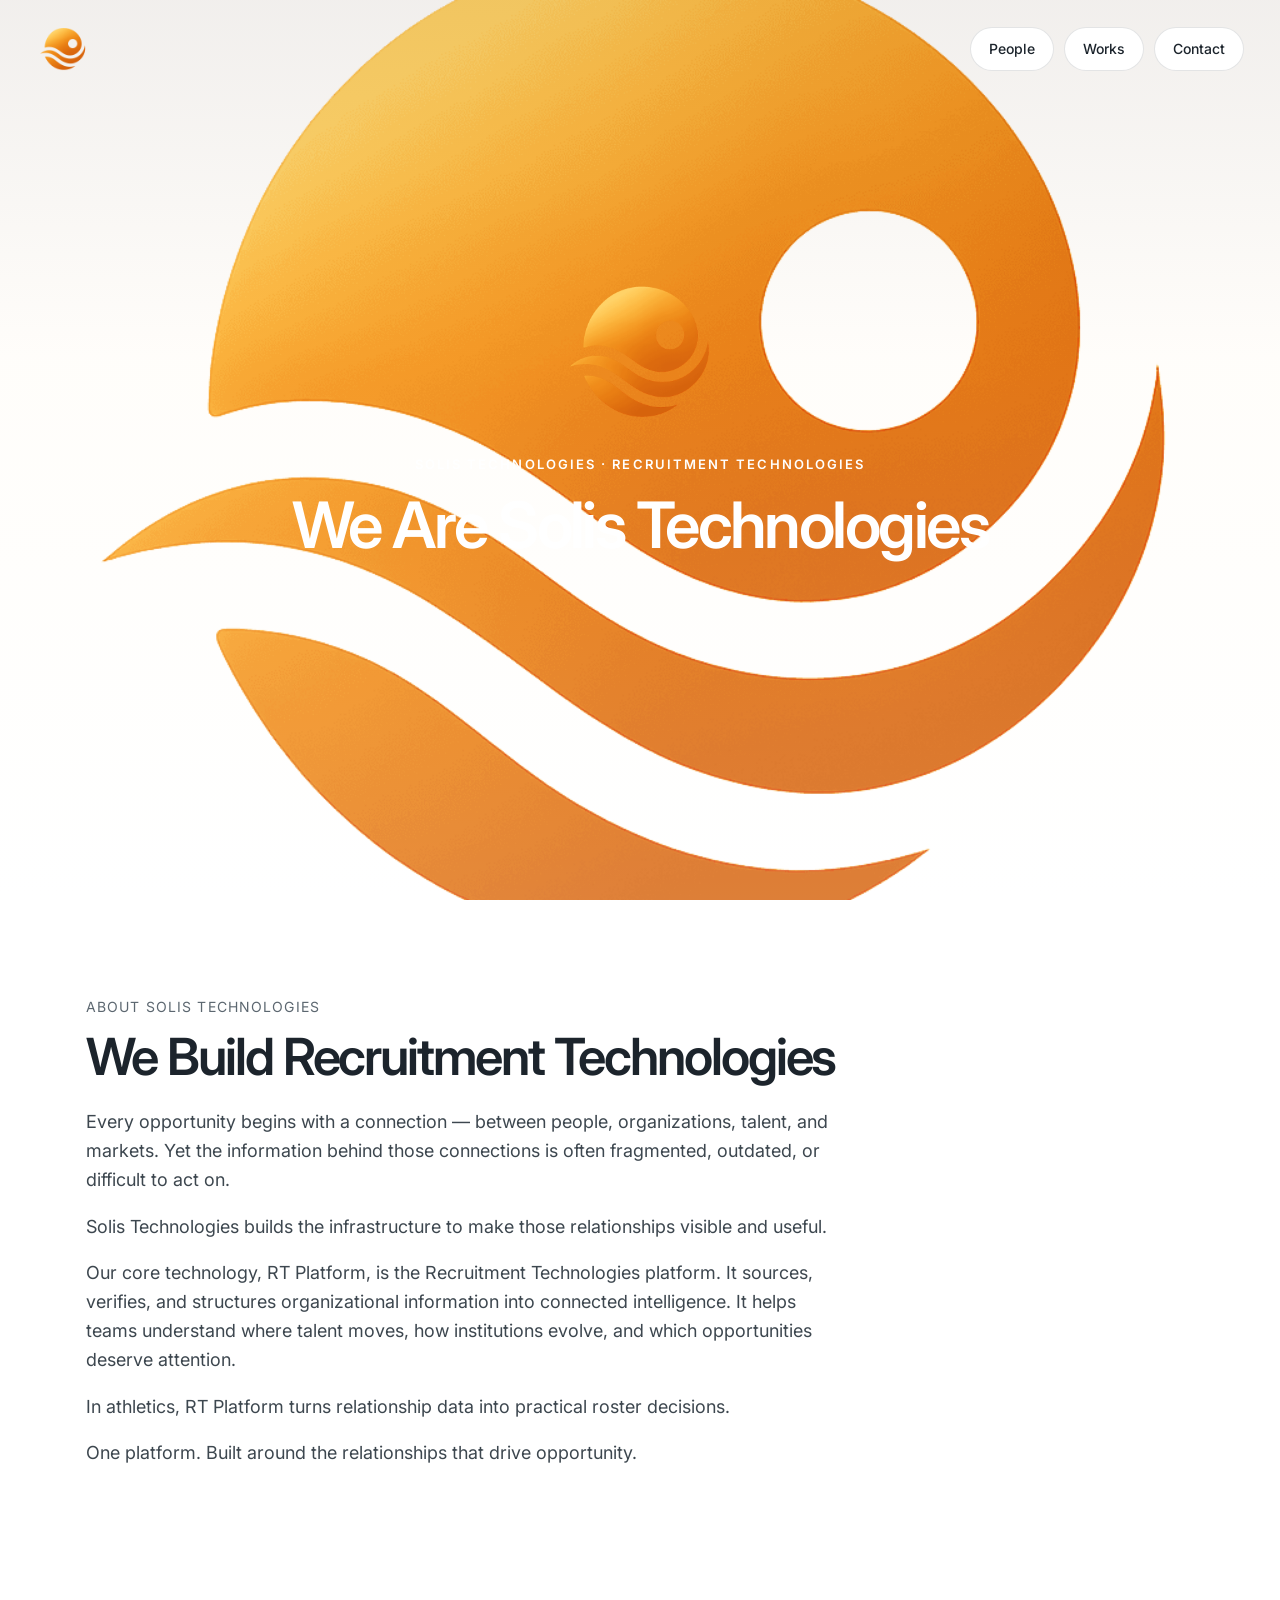
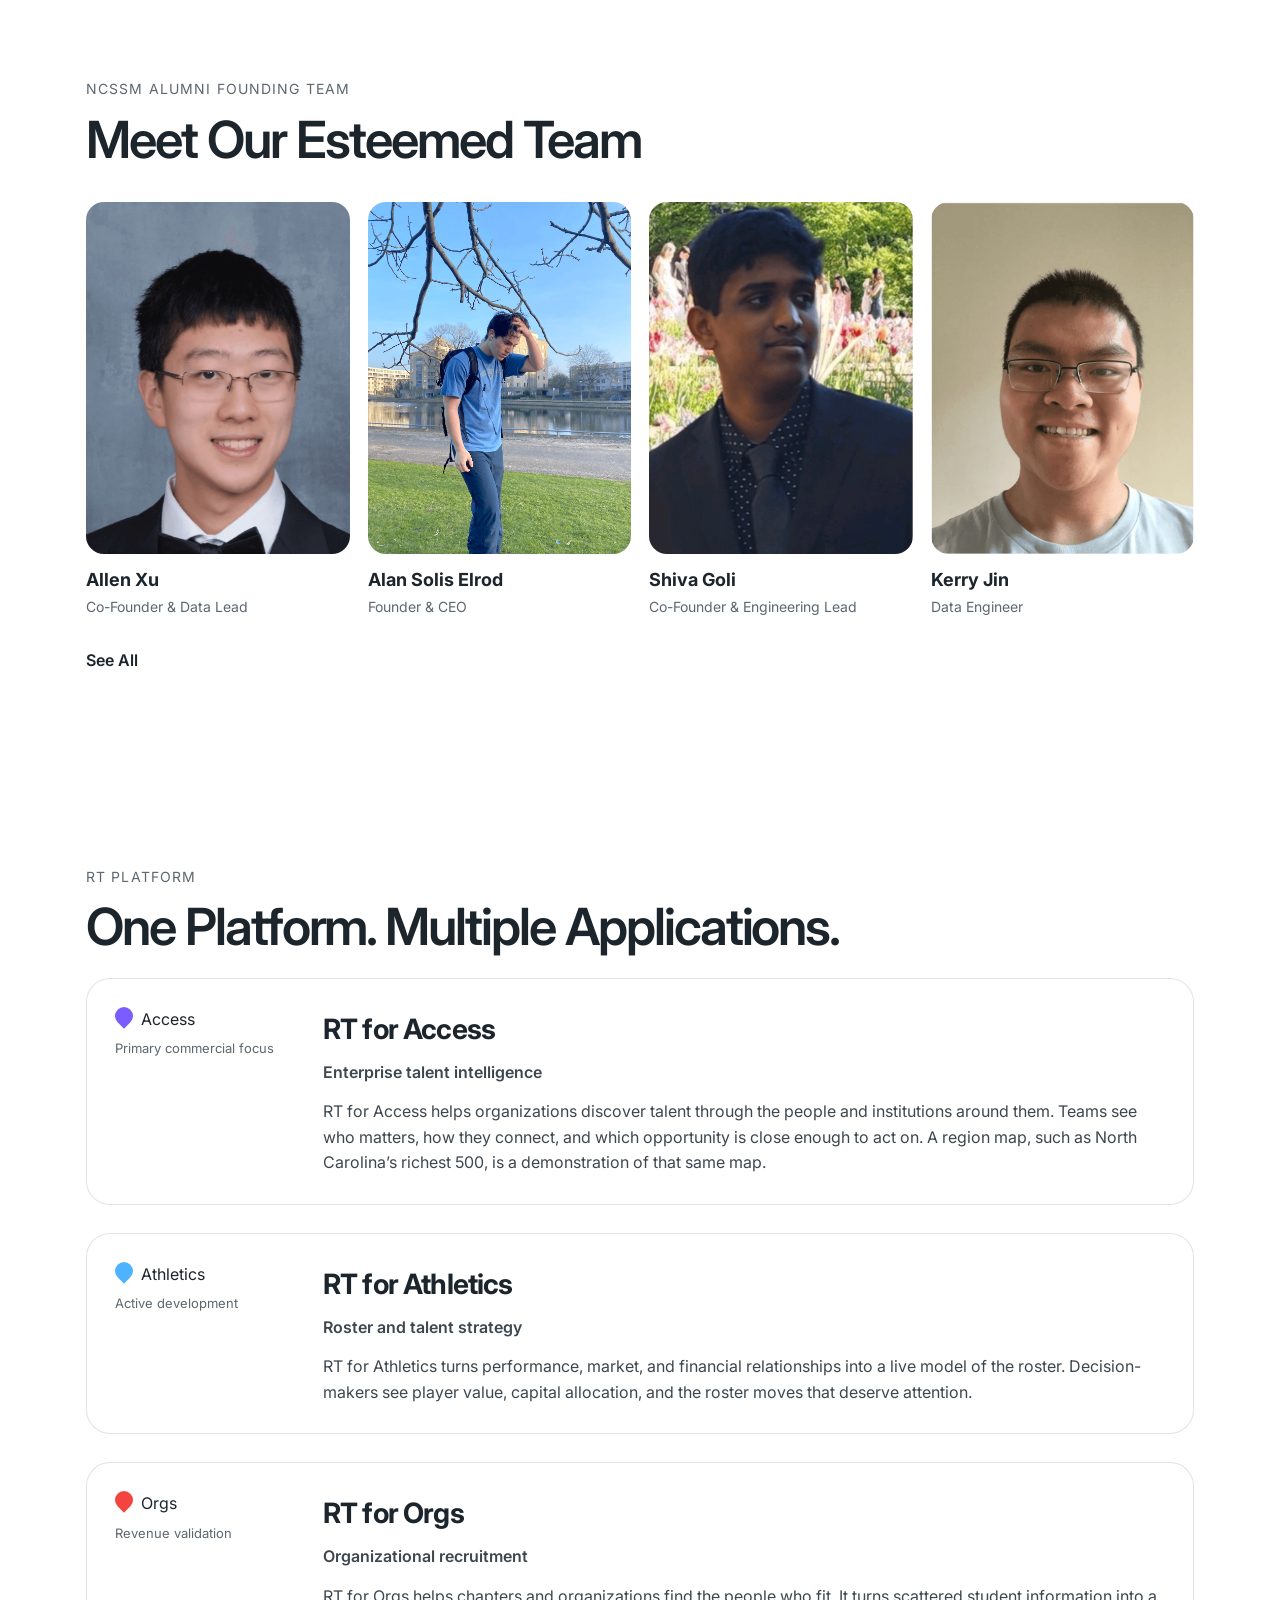
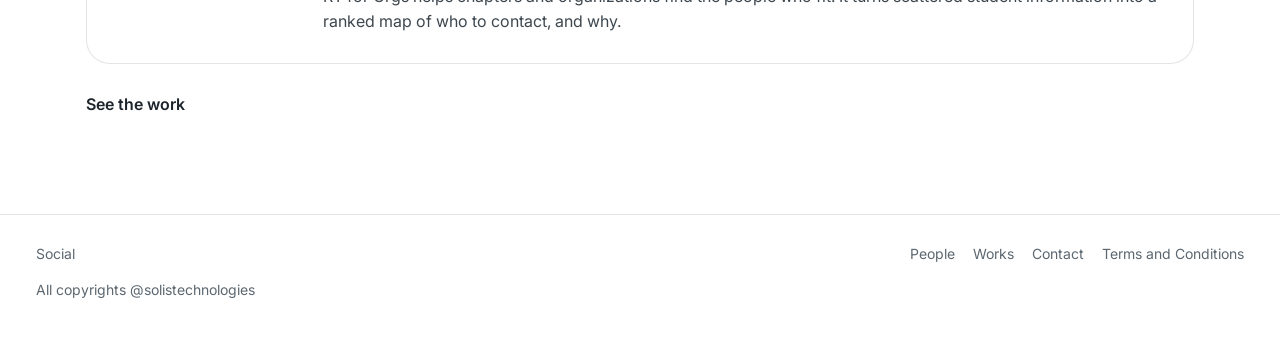
<file: index.html>
<!DOCTYPE html>
<html lang="en">
<head>
  <!-- Google tag (gtag.js) -->
  <script async src="https://www.googletagmanager.com/gtag/js?id=G-RE36YZZMXG"></script>
  <script>
    window.dataLayer = window.dataLayer || [];
    function gtag(){dataLayer.push(arguments);}
    gtag('js', new Date());

    gtag('config', 'G-RE36YZZMXG');
  </script>
  <meta charset="utf-8">
  <meta name="viewport" content="width=device-width, initial-scale=1">
  <title>Solis Technologies — Recruitment Technologies</title>
  <meta name="description" content="Solis Technologies builds Recruitment Technologies. RT Platform is the infrastructure that helps organizations understand people, institutions, and the connections between them.">
  <meta property="og:type" content="website">
  <meta property="og:site_name" content="Solis Technologies">
  <meta property="og:title" content="Solis Technologies — Recruitment Technologies">
  <meta property="og:description" content="Solis Technologies builds Recruitment Technologies. RT Platform is the infrastructure that helps organizations understand people, institutions, and the connections between them.">
  <meta property="og:url" content="https://solis-technologies.com/">
  <meta name="twitter:card" content="summary">
  <meta name="twitter:title" content="Solis Technologies — Recruitment Technologies">
  <meta name="twitter:description" content="Solis Technologies builds Recruitment Technologies. RT Platform is the infrastructure that helps organizations understand people, institutions, and the connections between them.">
  <link rel="icon" href="assets/media/favicon.png">
  <link rel="preconnect" href="https://fonts.googleapis.com">
  <link rel="preconnect" href="https://fonts.gstatic.com" crossorigin>
  <link href="https://fonts.googleapis.com/css2?family=Inter:wght@400;500;600;700&display=swap" rel="stylesheet">
  <link rel="stylesheet" href="assets/css/site.css?v=12">
</head>
<body>
  <nav class="site-nav">
    <a class="logo" href="./"><img src="assets/media/logo.png" alt="Solis Technologies"></a>
    <button class="nav-toggle" type="button" aria-expanded="false" aria-controls="nav-links">Menu</button>
    <div class="nav-links" id="nav-links">
      <a href="people/">People</a>
      <a href="works/">Works</a>
      <a href="contact/">Contact</a>
    </div>
  </nav>

  <header class="hero">
    <video autoplay muted loop playsinline poster="assets/media/logo.png">
      <source src="assets/media/hero.mp4" type="video/mp4">
    </video>
    <div class="hero-shade"></div>
    <div class="hero-copy">
      <img class="hero-mark" src="assets/media/logo.png" alt="">
      <p class="hero-category">Solis Technologies · Recruitment Technologies</p>
      <h1 id="hero-slogan">We Are Solis Technologies</h1>
    </div>
  </header>

  <section class="section" id="about">
    <p class="eyebrow">About Solis Technologies</p>
    <h2>We Build Recruitment Technologies</h2>
    <div class="prose">
      <p>Every opportunity begins with a connection — between people, organizations, talent, and markets. Yet the information behind those connections is often fragmented, outdated, or difficult to act on.</p>
      <p>Solis Technologies builds the infrastructure to make those relationships visible and useful.</p>
      <p>Our core technology, RT Platform, is the Recruitment Technologies platform. It sources, verifies, and structures organizational information into connected intelligence. It helps teams understand where talent moves, how institutions evolve, and which opportunities deserve attention.</p>
      <p>In athletics, RT Platform turns relationship data into practical roster decisions.</p>
      <p>One platform. Built around the relationships that drive opportunity.</p>
    </div>
  </section>

  <section class="section">
    <p class="eyebrow">NCSSM alumni founding team</p>
    <h2>Meet Our Esteemed Team</h2>
    <div class="team-row">
      <a class="person" href="people/">
        <img src="assets/media/team-1.png" alt="Allen Xu">
        <strong>Allen Xu</strong>
        <span>Co-Founder &amp; Data Lead</span>
      </a>
      <a class="person" href="people/">
        <img src="assets/media/team-2.png" alt="Alan Solis Elrod">
        <strong>Alan Solis Elrod</strong>
        <span>Founder &amp; CEO</span>
      </a>
      <a class="person" href="people/">
        <img src="assets/media/team-3.png" alt="Shiva Goli">
        <strong>Shiva Goli</strong>
        <span>Co-Founder &amp; Engineering Lead</span>
      </a>
      <a class="person" href="people/">
        <img src="assets/media/team-4.png" alt="Kerry Jin">
        <strong>Kerry Jin</strong>
        <span>Data Engineer</span>
      </a>
    </div>
    <a class="see-all" href="people/">See All</a>
  </section>

  <section class="section">
    <p class="eyebrow">RT Platform</p>
    <h2>One Platform. Multiple Applications.</h2>
    <div class="work-list">
      <a class="work-card" href="https://rt4access.com" target="_blank" rel="noopener">
        <div><span class="pin purple"></span>Access<span class="work-status">Primary commercial focus</span></div>
        <div>
          <h3>RT for Access</h3>
          <p class="work-focus">Enterprise talent intelligence</p>
          <p>RT for Access helps organizations discover talent through the people and institutions around them. Teams see who matters, how they connect, and which opportunity is close enough to act on. A region map, such as North Carolina’s richest 500, is a demonstration of that same map.</p>
        </div>
      </a>
      <a class="work-card" href="https://rt4athletics.com" target="_blank" rel="noopener">
        <div><span class="pin blue"></span>Athletics<span class="work-status">Active development</span></div>
        <div>
          <h3>RT for Athletics</h3>
          <p class="work-focus">Roster and talent strategy</p>
          <p>RT for Athletics turns performance, market, and financial relationships into a live model of the roster. Decision-makers see player value, capital allocation, and the roster moves that deserve attention.</p>
        </div>
      </a>
      <a class="work-card" href="https://rt4orgs.com" target="_blank" rel="noopener">
        <div><span class="pin red"></span>Orgs<span class="work-status">Revenue validation</span></div>
        <div>
          <h3>RT for Orgs</h3>
          <p class="work-focus">Organizational recruitment</p>
          <p>RT for Orgs helps chapters and organizations find the people who fit. It turns scattered student information into a ranked map of who to contact, and why.</p>
        </div>
      </a>
    </div>
    <a class="see-all" href="works/">See the work</a>
  </section>

  <footer class="site-footer">
    <div>
      <a href="https://www.instagram.com/solisconsulting/" target="_blank" rel="noopener">Social</a>
      <p>All copyrights @solistechnologies</p>
    </div>
    <nav>
      <a href="people/">People</a>
      <a href="works/">Works</a>
      <a href="contact/">Contact</a>
      <a href="terms/">Terms and Conditions</a>
    </nav>
  </footer>
  <script src="assets/js/site.js?v=6"></script>
</body>
</html>
</file>
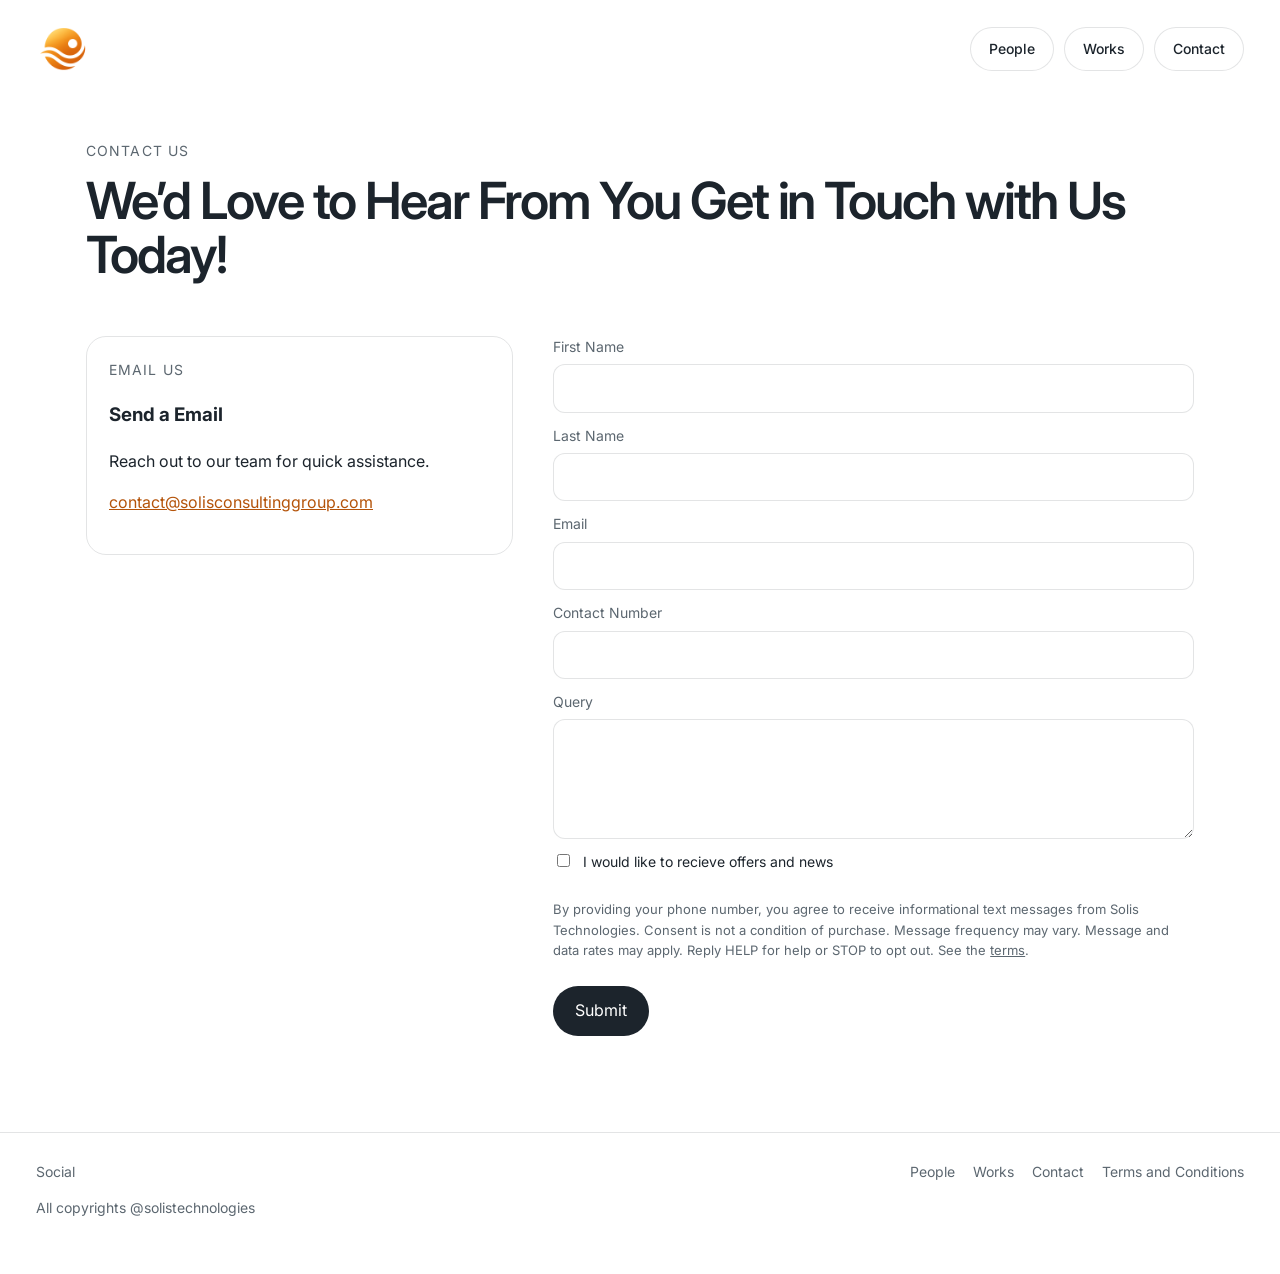
<file: contact/index.html>
<!DOCTYPE html>
<html lang="en">
<head>
  <!-- Google tag (gtag.js) -->
  <script async src="https://www.googletagmanager.com/gtag/js?id=G-RE36YZZMXG"></script>
  <script>
    window.dataLayer = window.dataLayer || [];
    function gtag(){dataLayer.push(arguments);}
    gtag('js', new Date());

    gtag('config', 'G-RE36YZZMXG');
  </script>
  <meta charset="utf-8">
  <meta name="viewport" content="width=device-width, initial-scale=1">
  <title>Contact — Solis Technologies</title>
  <meta name="description" content="Contact Solis Technologies.">
  <meta property="og:type" content="website">
  <meta property="og:site_name" content="Solis Technologies">
  <meta property="og:title" content="Contact — Solis Technologies">
  <meta property="og:description" content="Contact Solis Technologies.">
  <meta property="og:url" content="https://solis-technologies.com/contact/">
  <meta name="twitter:card" content="summary">
  <meta name="twitter:title" content="Contact — Solis Technologies">
  <meta name="twitter:description" content="Contact Solis Technologies.">
  <link rel="icon" href="../assets/media/favicon.png">
  <link href="https://fonts.googleapis.com/css2?family=Inter:wght@400;500;600;700&display=swap" rel="stylesheet">
  <link rel="stylesheet" href="../assets/css/site.css?v=7">
</head>
<body>
  <nav class="site-nav">
    <a class="logo" href="../"><img src="../assets/media/logo.png" alt="Solis Technologies"></a>
    <button class="nav-toggle" type="button" aria-expanded="false">Menu</button>
    <div class="nav-links">
      <a href="../people/">People</a>
      <a href="../works/">Works</a>
      <a href="./">Contact</a>
    </div>
  </nav>
  <header class="page-hero">
    <p class="eyebrow">Contact Us</p>
    <h2>We’d Love to Hear From You Get in Touch with Us Today!</h2>
  </header>
  <section class="section split" style="padding-top:10px">
    <div>
      <article class="card">
        <p class="eyebrow">Email Us</p>
        <h3>Send a Email</h3>
        <p>Reach out to our team for quick assistance.</p>
        <p><a href="mailto:contact@solisconsultinggroup.com">contact@solisconsultinggroup.com</a></p>
      </article>
    </div>
    <form id="contact-form">
      <label>First Name <input name="first" required autocomplete="given-name"></label>
      <label>Last Name <input name="last" required autocomplete="family-name"></label>
      <label>Email <input name="email" type="email" required autocomplete="email"></label>
      <label>Contact Number <input name="phone" type="tel" autocomplete="tel"></label>
      <label>Query <textarea name="query" required></textarea></label>
      <label class="check"><input type="checkbox" name="offers"> I would like to recieve offers and news</label>
      <p class="fine">By providing your phone number, you agree to receive informational text messages from Solis Technologies. Consent is not a condition of purchase. Message frequency may vary. Message and data rates may apply. Reply HELP for help or STOP to opt out. See the <a href="../terms/">terms</a>.</p>
      <button type="submit">Submit</button>
    </form>
  </section>
  <footer class="site-footer">
    <div>
      <a href="https://www.instagram.com/solisconsulting/" target="_blank" rel="noopener">Social</a>
      <p>All copyrights @solistechnologies</p>
    </div>
    <nav>
      <a href="../people/">People</a>
      <a href="../works/">Works</a>
      <a href="./">Contact</a>
      <a href="../terms/">Terms and Conditions</a>
    </nav>
  </footer>
  <script src="../assets/js/site.js"></script>
</body>
</html>
</file>
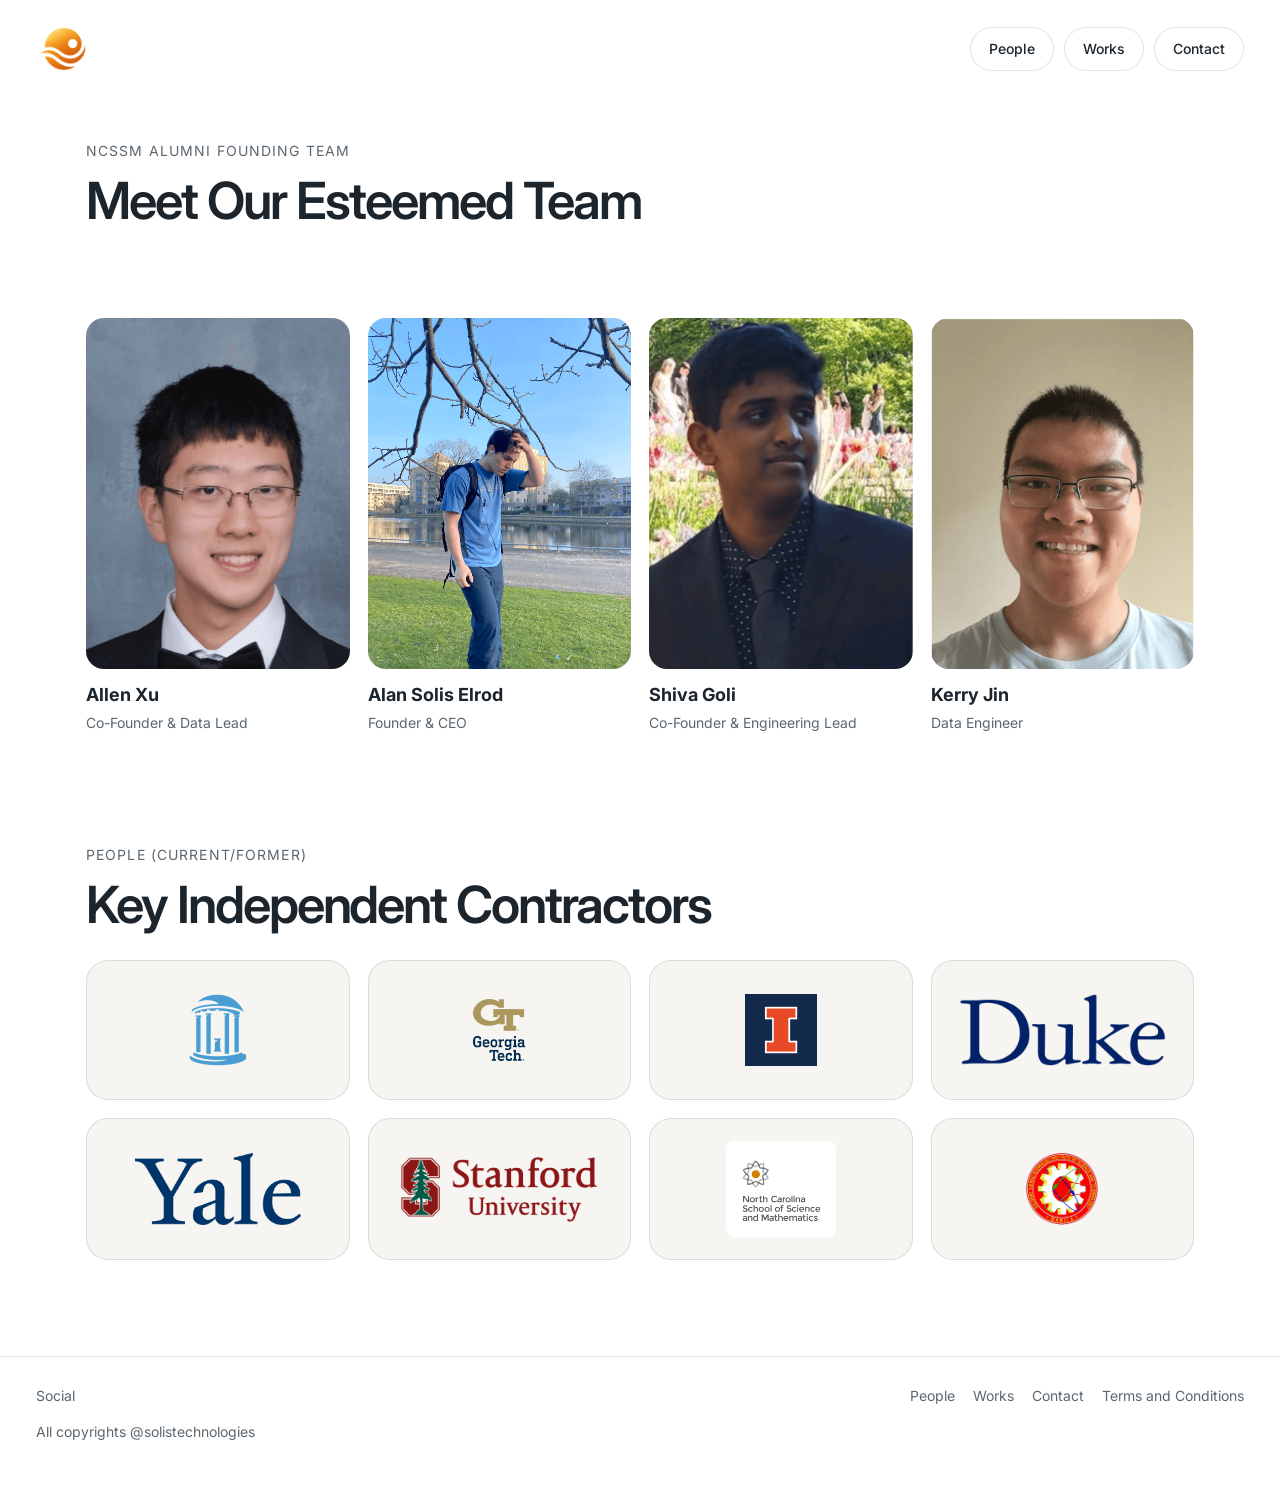
<file: people/index.html>
<!DOCTYPE html>
<html lang="en">
<head>
  <!-- Google tag (gtag.js) -->
  <script async src="https://www.googletagmanager.com/gtag/js?id=G-RE36YZZMXG"></script>
  <script>
    window.dataLayer = window.dataLayer || [];
    function gtag(){dataLayer.push(arguments);}
    gtag('js', new Date());

    gtag('config', 'G-RE36YZZMXG');
  </script>
  <meta charset="utf-8">
  <meta name="viewport" content="width=device-width, initial-scale=1">
  <title>People — Solis Technologies</title>
  <meta name="description" content="The people at Solis Technologies.">
  <meta property="og:type" content="website">
  <meta property="og:site_name" content="Solis Technologies">
  <meta property="og:title" content="People — Solis Technologies">
  <meta property="og:description" content="The people at Solis Technologies.">
  <meta property="og:url" content="https://solis-technologies.com/people/">
  <meta name="twitter:card" content="summary">
  <meta name="twitter:title" content="People — Solis Technologies">
  <meta name="twitter:description" content="The people at Solis Technologies.">
  <link rel="icon" href="../assets/media/favicon.png">
  <link href="https://fonts.googleapis.com/css2?family=Inter:wght@400;500;600;700&display=swap" rel="stylesheet">
  <link rel="stylesheet" href="../assets/css/site.css?v=7">
</head>
<body>
  <nav class="site-nav">
    <a class="logo" href="../"><img src="../assets/media/logo.png" alt="Solis Technologies"></a>
    <button class="nav-toggle" type="button" aria-expanded="false">Menu</button>
    <div class="nav-links">
      <a href="./">People</a>
      <a href="../works/">Works</a>
      <a href="../contact/">Contact</a>
    </div>
  </nav>
  <header class="page-hero">
    <p class="eyebrow">NCSSM alumni founding team</p>
    <h2>Meet Our Esteemed Team</h2>
  </header>
  <section class="section" style="padding-top:10px">
    <div class="team-row">
      <a class="person" href="https://www.linkedin.com/in/xu-allen/" target="_blank" rel="noopener">
        <img src="../assets/media/team-1.png" alt="Allen Xu">
        <strong>Allen Xu</strong>
        <span>Co-Founder &amp; Data Lead</span>
      </a>
      <a class="person" href="https://www.linkedin.com/in/alan-elrod/" target="_blank" rel="noopener">
        <img src="../assets/media/team-2.png" alt="Alan Solis Elrod">
        <strong>Alan Solis Elrod</strong>
        <span>Founder &amp; CEO</span>
      </a>
      <a class="person" href="https://www.linkedin.com/in/ilogarithm/" target="_blank" rel="noopener">
        <img src="../assets/media/team-3.png" alt="Shiva Goli">
        <strong>Shiva Goli</strong>
        <span>Co-Founder &amp; Engineering Lead</span>
      </a>
      <a class="person" href="https://www.linkedin.com/in/kerry-jin-1139862a9/" target="_blank" rel="noopener">
        <img src="../assets/media/team-4.png" alt="Kerry Jin">
        <strong>Kerry Jin</strong>
        <span>Data Engineer</span>
      </a>
    </div>
  </section>
  <section class="contractors">
    <div class="contractors-inner">
      <p class="eyebrow">People (Current/Former)</p>
      <h2>Key Independent Contractors</h2>
      <div class="logo-grid">
        <figure><img src="../assets/media/sponsor-1.png" alt="University of North Carolina"></figure>
        <figure><img src="../assets/media/sponsor-2.png" alt="Georgia Tech"></figure>
        <figure><img src="../assets/media/logo-a.png" alt="University of Illinois"></figure>
        <figure><img src="../assets/media/logo-b.png" alt="Duke"></figure>
        <figure><img src="../assets/media/work-wide.png" alt="Yale"></figure>
        <figure><img src="../assets/media/work-strip.png" alt="Stanford University"></figure>
        <figure><img class="mark" src="../assets/media/logo-c.jpg" alt="North Carolina School of Science and Mathematics"></figure>
        <figure><img src="../assets/media/logo-d.png" alt="Eulogio Amang Rodriguez Institute of Science and Technology"></figure>
      </div>
    </div>
  </section>
  <footer class="site-footer">
    <div>
      <a href="https://www.instagram.com/solisconsulting/" target="_blank" rel="noopener">Social</a>
      <p>All copyrights @solistechnologies</p>
    </div>
    <nav>
      <a href="./">People</a>
      <a href="../works/">Works</a>
      <a href="../contact/">Contact</a>
      <a href="../terms/">Terms and Conditions</a>
    </nav>
  </footer>
  <script src="../assets/js/site.js"></script>
</body>
</html>
</file>
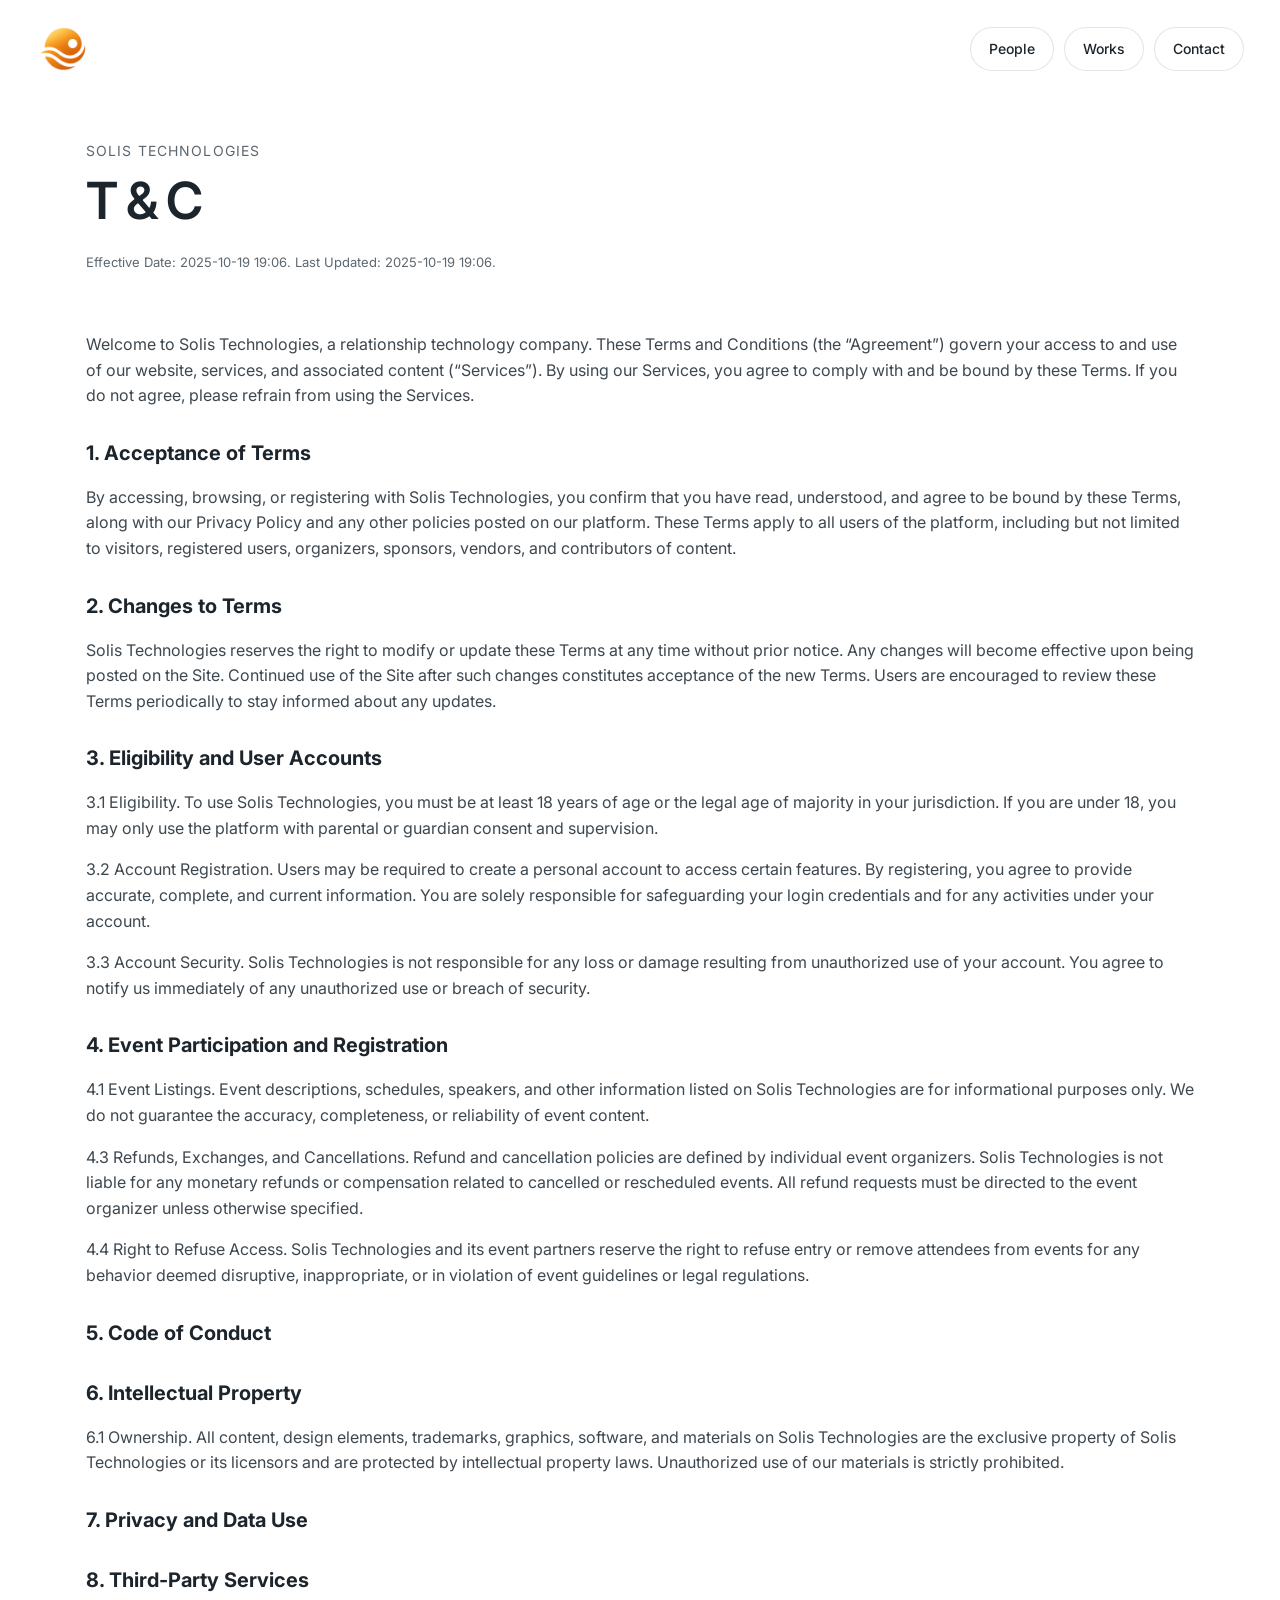
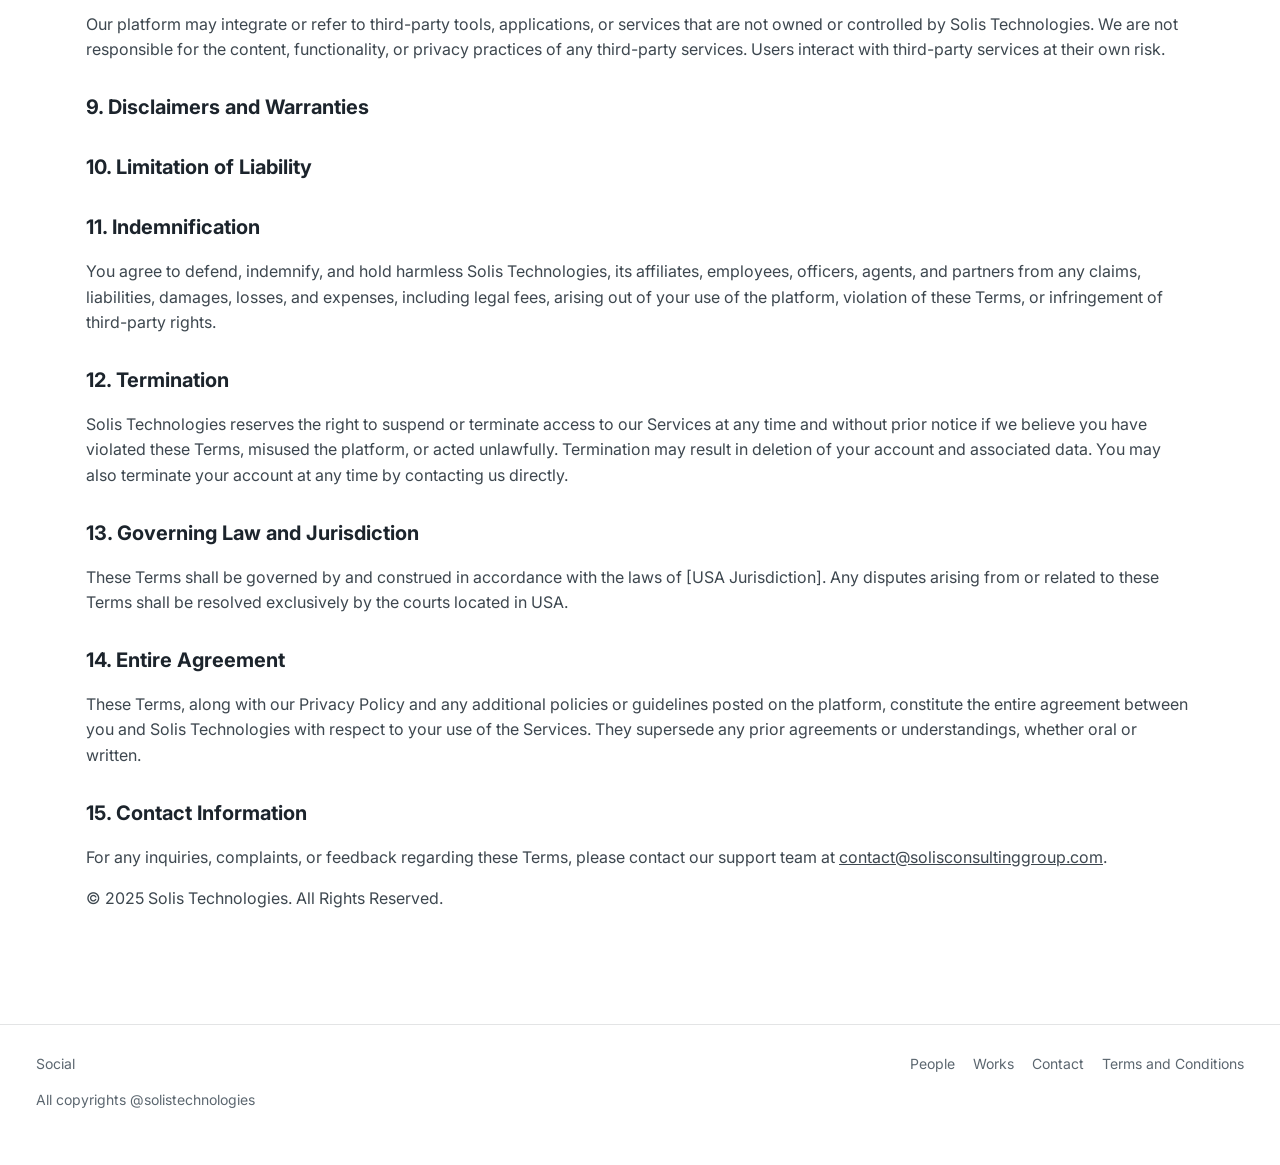
<file: terms/index.html>
<!DOCTYPE html>
<html lang="en">
<head>
  <!-- Google tag (gtag.js) -->
  <script async src="https://www.googletagmanager.com/gtag/js?id=G-RE36YZZMXG"></script>
  <script>
    window.dataLayer = window.dataLayer || [];
    function gtag(){dataLayer.push(arguments);}
    gtag('js', new Date());

    gtag('config', 'G-RE36YZZMXG');
  </script>
  <meta charset="utf-8">
  <meta name="viewport" content="width=device-width, initial-scale=1">
  <title>Terms and Conditions — Solis Technologies</title>
  <meta name="description" content="Terms and conditions for Solis Technologies.">
  <meta property="og:type" content="website">
  <meta property="og:site_name" content="Solis Technologies">
  <meta property="og:title" content="Terms and Conditions — Solis Technologies">
  <meta property="og:description" content="Terms and conditions for Solis Technologies.">
  <meta property="og:url" content="https://solis-technologies.com/terms/">
  <meta name="twitter:card" content="summary">
  <meta name="twitter:title" content="Terms and Conditions — Solis Technologies">
  <meta name="twitter:description" content="Terms and conditions for Solis Technologies.">
  <link rel="icon" href="../assets/media/favicon.png">
  <link href="https://fonts.googleapis.com/css2?family=Inter:wght@400;500;600;700&display=swap" rel="stylesheet">
  <link rel="stylesheet" href="../assets/css/site.css?v=7">
</head>
<body>
  <nav class="site-nav">
    <a class="logo" href="../"><img src="../assets/media/logo.png" alt="Solis Technologies"></a>
    <button class="nav-toggle" type="button" aria-expanded="false">Menu</button>
    <div class="nav-links">
      <a href="../people/">People</a>
      <a href="../works/">Works</a>
      <a href="../contact/">Contact</a>
    </div>
  </nav>
  <header class="page-hero">
    <p class="eyebrow">Solis Technologies</p>
    <h2>T &amp; C</h2>
    <p class="fine">Effective Date: 2025-10-19 19:06. Last Updated: 2025-10-19 19:06.</p>
  </header>
  <section class="section legal" style="padding-top:10px">
    <p>Welcome to Solis Technologies, a relationship technology company. These Terms and Conditions (the “Agreement”) govern your access to and use of our website, services, and associated content (“Services”). By using our Services, you agree to comply with and be bound by these Terms. If you do not agree, please refrain from using the Services.</p>
    <h3>1. Acceptance of Terms</h3>
    <p>By accessing, browsing, or registering with Solis Technologies, you confirm that you have read, understood, and agree to be bound by these Terms, along with our Privacy Policy and any other policies posted on our platform. These Terms apply to all users of the platform, including but not limited to visitors, registered users, organizers, sponsors, vendors, and contributors of content.</p>
    <h3>2. Changes to Terms</h3>
    <p>Solis Technologies reserves the right to modify or update these Terms at any time without prior notice. Any changes will become effective upon being posted on the Site. Continued use of the Site after such changes constitutes acceptance of the new Terms. Users are encouraged to review these Terms periodically to stay informed about any updates.</p>
    <h3>3. Eligibility and User Accounts</h3>
    <p>3.1 Eligibility. To use Solis Technologies, you must be at least 18 years of age or the legal age of majority in your jurisdiction. If you are under 18, you may only use the platform with parental or guardian consent and supervision.</p>
    <p>3.2 Account Registration. Users may be required to create a personal account to access certain features. By registering, you agree to provide accurate, complete, and current information. You are solely responsible for safeguarding your login credentials and for any activities under your account.</p>
    <p>3.3 Account Security. Solis Technologies is not responsible for any loss or damage resulting from unauthorized use of your account. You agree to notify us immediately of any unauthorized use or breach of security.</p>
    <h3>4. Event Participation and Registration</h3>
    <p>4.1 Event Listings. Event descriptions, schedules, speakers, and other information listed on Solis Technologies are for informational purposes only. We do not guarantee the accuracy, completeness, or reliability of event content.</p>
    <p>4.3 Refunds, Exchanges, and Cancellations. Refund and cancellation policies are defined by individual event organizers. Solis Technologies is not liable for any monetary refunds or compensation related to cancelled or rescheduled events. All refund requests must be directed to the event organizer unless otherwise specified.</p>
    <p>4.4 Right to Refuse Access. Solis Technologies and its event partners reserve the right to refuse entry or remove attendees from events for any behavior deemed disruptive, inappropriate, or in violation of event guidelines or legal regulations.</p>
    <h3>5. Code of Conduct</h3>
    <h3>6. Intellectual Property</h3>
    <p>6.1 Ownership. All content, design elements, trademarks, graphics, software, and materials on Solis Technologies are the exclusive property of Solis Technologies or its licensors and are protected by intellectual property laws. Unauthorized use of our materials is strictly prohibited.</p>
    <h3>7. Privacy and Data Use</h3>
    <h3>8. Third-Party Services</h3>
    <p>Our platform may integrate or refer to third-party tools, applications, or services that are not owned or controlled by Solis Technologies. We are not responsible for the content, functionality, or privacy practices of any third-party services. Users interact with third-party services at their own risk.</p>
    <h3>9. Disclaimers and Warranties</h3>
    <h3>10. Limitation of Liability</h3>
    <h3>11. Indemnification</h3>
    <p>You agree to defend, indemnify, and hold harmless Solis Technologies, its affiliates, employees, officers, agents, and partners from any claims, liabilities, damages, losses, and expenses, including legal fees, arising out of your use of the platform, violation of these Terms, or infringement of third-party rights.</p>
    <h3>12. Termination</h3>
    <p>Solis Technologies reserves the right to suspend or terminate access to our Services at any time and without prior notice if we believe you have violated these Terms, misused the platform, or acted unlawfully. Termination may result in deletion of your account and associated data. You may also terminate your account at any time by contacting us directly.</p>
    <h3>13. Governing Law and Jurisdiction</h3>
    <p>These Terms shall be governed by and construed in accordance with the laws of [USA Jurisdiction]. Any disputes arising from or related to these Terms shall be resolved exclusively by the courts located in USA.</p>
    <h3>14. Entire Agreement</h3>
    <p>These Terms, along with our Privacy Policy and any additional policies or guidelines posted on the platform, constitute the entire agreement between you and Solis Technologies with respect to your use of the Services. They supersede any prior agreements or understandings, whether oral or written.</p>
    <h3>15. Contact Information</h3>
    <p>For any inquiries, complaints, or feedback regarding these Terms, please contact our support team at <a href="mailto:contact@solisconsultinggroup.com">contact@solisconsultinggroup.com</a>.</p>
    <p>© 2025 Solis Technologies. All Rights Reserved.</p>
  </section>
  <footer class="site-footer">
    <div>
      <a href="https://www.instagram.com/solisconsulting/" target="_blank" rel="noopener">Social</a>
      <p>All copyrights @solistechnologies</p>
    </div>
    <nav>
      <a href="../people/">People</a>
      <a href="../works/">Works</a>
      <a href="../contact/">Contact</a>
      <a href="./">Terms and Conditions</a>
    </nav>
  </footer>
  <script src="../assets/js/site.js"></script>
</body>
</html>
</file>
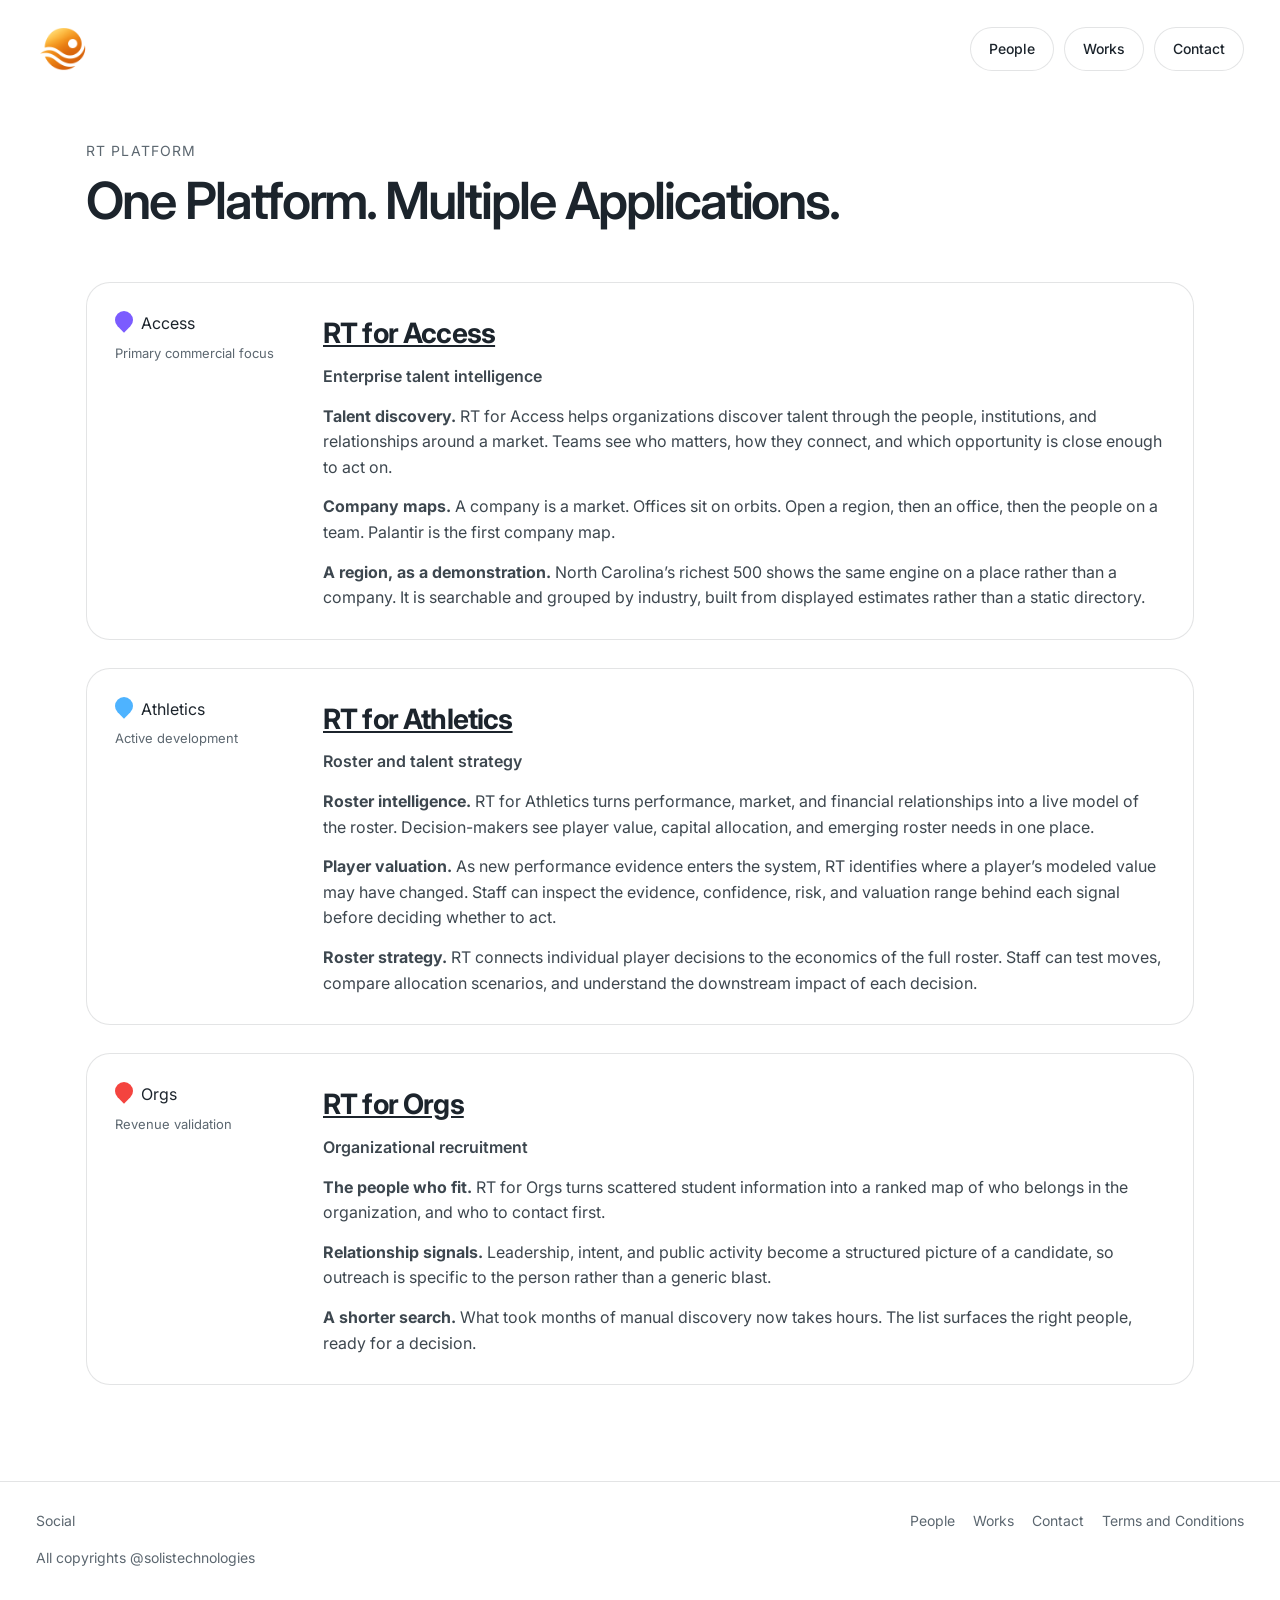
<file: works/index.html>
<!DOCTYPE html>
<html lang="en">
<head>
  <!-- Google tag (gtag.js) -->
  <script async src="https://www.googletagmanager.com/gtag/js?id=G-RE36YZZMXG"></script>
  <script>
    window.dataLayer = window.dataLayer || [];
    function gtag(){dataLayer.push(arguments);}
    gtag('js', new Date());

    gtag('config', 'G-RE36YZZMXG');
  </script>
  <meta charset="utf-8">
  <meta name="viewport" content="width=device-width, initial-scale=1">
  <title>Works — Solis Technologies</title>
  <meta name="description" content="RT for Athletics, from Solis Technologies.">
  <meta property="og:type" content="website">
  <meta property="og:site_name" content="Solis Technologies">
  <meta property="og:title" content="Works — Solis Technologies">
  <meta property="og:description" content="RT for Athletics, from Solis Technologies.">
  <meta property="og:url" content="https://solis-technologies.com/works/">
  <meta name="twitter:card" content="summary">
  <meta name="twitter:title" content="Works — Solis Technologies">
  <meta name="twitter:description" content="RT for Athletics, from Solis Technologies.">
  <link rel="icon" href="../assets/media/favicon.png">
  <link href="https://fonts.googleapis.com/css2?family=Inter:wght@400;500;600;700&display=swap" rel="stylesheet">
  <link rel="stylesheet" href="../assets/css/site.css?v=9">
</head>
<body>
  <nav class="site-nav">
    <a class="logo" href="../"><img src="../assets/media/logo.png" alt="Solis Technologies"></a>
    <button class="nav-toggle" type="button" aria-expanded="false">Menu</button>
    <div class="nav-links">
      <a href="../people/">People</a>
      <a href="./">Works</a>
      <a href="../contact/">Contact</a>
    </div>
  </nav>
  <header class="page-hero">
    <p class="eyebrow">RT Platform</p>
    <h2>One Platform. Multiple Applications.</h2>
  </header>
  <section class="section" style="padding-top:10px">
    <div class="work-list">
      <article class="work-card">
        <div><span class="pin purple"></span>Access<span class="work-status">Primary commercial focus</span></div>
        <div>
          <h3><a href="https://rt4access.com" target="_blank" rel="noopener">RT for Access</a></h3>
          <p class="work-focus">Enterprise talent intelligence</p>
          <p><strong>Talent discovery.</strong> RT for Access helps organizations discover talent through the people, institutions, and relationships around a market. Teams see who matters, how they connect, and which opportunity is close enough to act on.</p>
          <p><strong>Company maps.</strong> A company is a market. Offices sit on orbits. Open a region, then an office, then the people on a team. Palantir is the first company map.</p>
          <p><strong>A region, as a demonstration.</strong> North Carolina’s richest 500 shows the same engine on a place rather than a company. It is searchable and grouped by industry, built from displayed estimates rather than a static directory.</p>
        </div>
      </article>
      <article class="work-card">
        <div><span class="pin blue"></span>Athletics<span class="work-status">Active development</span></div>
        <div>
          <h3><a href="https://rt4athletics.com" target="_blank" rel="noopener">RT for Athletics</a></h3>
          <p class="work-focus">Roster and talent strategy</p>
          <p><strong>Roster intelligence.</strong> RT for Athletics turns performance, market, and financial relationships into a live model of the roster. Decision-makers see player value, capital allocation, and emerging roster needs in one place.</p>
          <p><strong>Player valuation.</strong> As new performance evidence enters the system, RT identifies where a player’s modeled value may have changed. Staff can inspect the evidence, confidence, risk, and valuation range behind each signal before deciding whether to act.</p>
          <p><strong>Roster strategy.</strong> RT connects individual player decisions to the economics of the full roster. Staff can test moves, compare allocation scenarios, and understand the downstream impact of each decision.</p>
        </div>
      </article>
      <article class="work-card">
        <div><span class="pin red"></span>Orgs<span class="work-status">Revenue validation</span></div>
        <div>
          <h3><a href="https://rt4orgs.com" target="_blank" rel="noopener">RT for Orgs</a></h3>
          <p class="work-focus">Organizational recruitment</p>
          <p><strong>The people who fit.</strong> RT for Orgs turns scattered student information into a ranked map of who belongs in the organization, and who to contact first.</p>
          <p><strong>Relationship signals.</strong> Leadership, intent, and public activity become a structured picture of a candidate, so outreach is specific to the person rather than a generic blast.</p>
          <p><strong>A shorter search.</strong> What took months of manual discovery now takes hours. The list surfaces the right people, ready for a decision.</p>
        </div>
      </article>
    </div>
  </section>
  <footer class="site-footer">
    <div>
      <a href="https://www.instagram.com/solisconsulting/" target="_blank" rel="noopener">Social</a>
      <p>All copyrights @solistechnologies</p>
    </div>
    <nav>
      <a href="../people/">People</a>
      <a href="./">Works</a>
      <a href="../contact/">Contact</a>
      <a href="../terms/">Terms and Conditions</a>
    </nav>
  </footer>
  <script src="../assets/js/site.js"></script>
</body>
</html>
</file>
<file: assets/css/site.css>
:root {
  --ink: #1c242c;
  --muted: #5c6770;
  --line: rgba(28, 36, 44, 0.12);
  --bg: #f7f5f2;
  --font: "Inter", system-ui, sans-serif;
}

* { box-sizing: border-box; }
html { scroll-behavior: smooth; }
body {
  margin: 0;
  color: var(--ink);
  background: #fff;
  font-family: var(--font);
  font-size: 16px;
  line-height: 1.6;
}
a { color: inherit; }
img, video { max-width: 100%; display: block; }

.site-nav {
  position: fixed;
  z-index: 20;
  top: 0;
  left: 0;
  right: 0;
  display: flex;
  align-items: center;
  justify-content: space-between;
  padding: 22px 36px;
}
body:has(.page-hero) .site-nav,
.site-nav.is-solid {
  background: rgba(255, 255, 255, 0.94);
  backdrop-filter: blur(10px);
}
.logo img { width: 54px; height: 54px; object-fit: contain; }
.nav-links { display: flex; align-items: center; gap: 10px; }
.nav-links a {
  text-decoration: none;
  background: #fff;
  color: var(--ink);
  border: 1px solid var(--line);
  border-radius: 999px;
  padding: 10px 18px;
  font-size: 14px;
  font-weight: 500;
}
.nav-toggle {
  display: none;
  border: 1px solid var(--line);
  background: #fff;
  border-radius: 999px;
  padding: 10px 16px;
  font: inherit;
}

.hero {
  position: relative;
  min-height: 100vh;
  display: grid;
  place-items: center;
  overflow: hidden;
  color: #fff;
  text-align: center;
}
.hero video {
  position: absolute;
  inset: 0;
  width: 100%;
  height: 100%;
  object-fit: cover;
}
.hero-shade {
  position: absolute;
  inset: 0;
  background: linear-gradient(180deg, rgba(80, 50, 20, 0.08), rgba(255, 220, 160, 0.05) 40%, rgba(255, 255, 255, 0.18));
}
.hero-copy { position: relative; z-index: 1; padding: 0 24px; }
.hero-mark { width: 168px; height: 168px; margin: 0 auto 18px; object-fit: contain; }
.hero-category {
  margin: 0 0 16px;
  font-size: 13px;
  font-weight: 600;
  letter-spacing: 0.16em;
  text-transform: uppercase;
}
.hero h1 {
  margin: 0 auto;
  max-width: 12em;
  min-height: 2.2em;
  font-size: clamp(36px, 5vw, 72px);
  font-weight: 600;
  letter-spacing: -0.04em;
  line-height: 1.05;
  transition: opacity 0.6s ease;
}
.hero h1.is-out { opacity: 0; }

.section { padding: 96px 36px; max-width: 1180px; margin: 0 auto; }
.eyebrow {
  margin: 0 0 12px;
  color: var(--muted);
  font-size: 14px;
  letter-spacing: 0.08em;
  text-transform: uppercase;
}
h2 {
  margin: 0 0 24px;
  font-size: clamp(34px, 4vw, 56px);
  line-height: 1.05;
  letter-spacing: -0.04em;
  font-weight: 600;
}
.prose { max-width: 760px; color: #3d474f; font-size: 18px; }
.prose p { margin: 0 0 18px; }

.team-row {
  display: grid;
  grid-template-columns: repeat(4, 1fr);
  gap: 18px;
  margin-top: 36px;
}
.person { text-decoration: none; }
.person img {
  width: 100%;
  aspect-ratio: 3 / 4;
  object-fit: cover;
  border-radius: 18px;
  background: #ece7e1;
}
.person strong { display: block; margin-top: 12px; font-size: 18px; }
.person span { color: var(--muted); font-size: 14px; }
.see-all {
  display: inline-block;
  margin-top: 28px;
  text-decoration: none;
  font-weight: 600;
}

.work-list { display: flex; flex-direction: column; gap: 28px; }
.work-card {
  display: grid;
  grid-template-columns: 180px minmax(0, 1fr);
  gap: 28px;
  padding: 28px;
  border: 1px solid var(--line);
  border-radius: 24px;
  text-decoration: none;
  background: #fff;
}
.work-card > * { min-width: 0; }
.work-card h3 { margin: 0 0 8px; font-size: 28px; letter-spacing: -0.03em; }
.work-card p { margin: 0; color: #3d474f; }
.work-card p + p { margin-top: 14px; }
.work-focus { margin: 0 0 8px; color: var(--ink); font-weight: 600; }
.work-status {
  display: block;
  margin-top: 8px;
  color: var(--muted);
  font-size: 13px;
  line-height: 1.35;
}
.pin {
  width: 18px;
  height: 18px;
  border-radius: 50% 50% 50% 0;
  transform: rotate(-45deg);
  display: inline-block;
  margin-right: 8px;
}
.pin.red { background: #f4443f; }
.pin.blue { background: #4eb3ff; }
.pin.green { background: #3cbf7a; }
.pin.purple { background: #7b5cff; }

.page-hero { padding: 140px 36px 20px; max-width: 1180px; margin: 0 auto; }
.contractors {
  padding: 12px 36px 96px;
  max-width: 1180px;
  margin: 0 auto;
}
.logo-grid {
  display: grid;
  grid-template-columns: repeat(4, 1fr);
  gap: 18px;
  margin-top: 28px;
}
.logo-grid figure {
  margin: 0;
  min-height: 140px;
  display: grid;
  place-items: center;
  padding: 22px 18px;
  border-radius: 22px;
  border: 1px solid var(--line);
  background: #f7f5f2;
  overflow: hidden;
}
.logo-grid img {
  width: auto;
  max-width: 100%;
  height: 72px;
  object-fit: contain;
}
.logo-grid img.mark {
  height: 96px;
  background: #fff;
  border-radius: 8px;
  padding: 8px;
}

.contact-grid, .split {
  display: grid;
  grid-template-columns: 0.8fr 1.2fr;
  gap: 40px;
}
.card {
  border: 1px solid var(--line);
  border-radius: 20px;
  padding: 22px;
  margin-bottom: 14px;
}
.card a { color: #b45309; }
form { display: grid; gap: 12px; }
label { display: grid; gap: 6px; font-size: 14px; color: var(--muted); }
input, textarea {
  font: inherit;
  color: var(--ink);
  border: 1px solid var(--line);
  border-radius: 12px;
  padding: 12px 14px;
  background: #fff;
}
textarea { min-height: 120px; resize: vertical; }
.check { display: flex; gap: 10px; align-items: flex-start; color: var(--ink); }
button[type="submit"] {
  justify-self: start;
  border: 0;
  background: var(--ink);
  color: #fff;
  border-radius: 999px;
  padding: 12px 22px;
  font: inherit;
  cursor: pointer;
}
.fine { font-size: 13px; color: var(--muted); }

.legal h3 { margin: 28px 0 8px; font-size: 20px; }
.legal p { color: #3d474f; }

.site-footer {
  display: flex;
  justify-content: space-between;
  gap: 24px;
  padding: 28px 36px 40px;
  border-top: 1px solid var(--line);
  color: var(--muted);
  font-size: 14px;
}
.site-footer nav { display: flex; gap: 18px; flex-wrap: wrap; }
.site-footer a { text-decoration: none; }

@media (max-width: 900px) {
  .nav-toggle { display: inline-flex; }
  .nav-links {
    display: none;
    position: absolute;
    top: 78px;
    right: 16px;
    flex-direction: column;
    align-items: stretch;
    background: rgba(255, 255, 255, 0.96);
    padding: 12px;
    border-radius: 18px;
  }
  .nav-links.is-open { display: flex; }
  .team-row, .work-card, .contact-grid, .split, .logo-grid { grid-template-columns: 1fr 1fr; }
  .contractors { padding-left: 20px; padding-right: 20px; }
  .site-nav, .section, .page-hero, .site-footer { padding-left: 20px; padding-right: 20px; }
  .hero-mark { width: 120px; height: 120px; }
}
</file>
